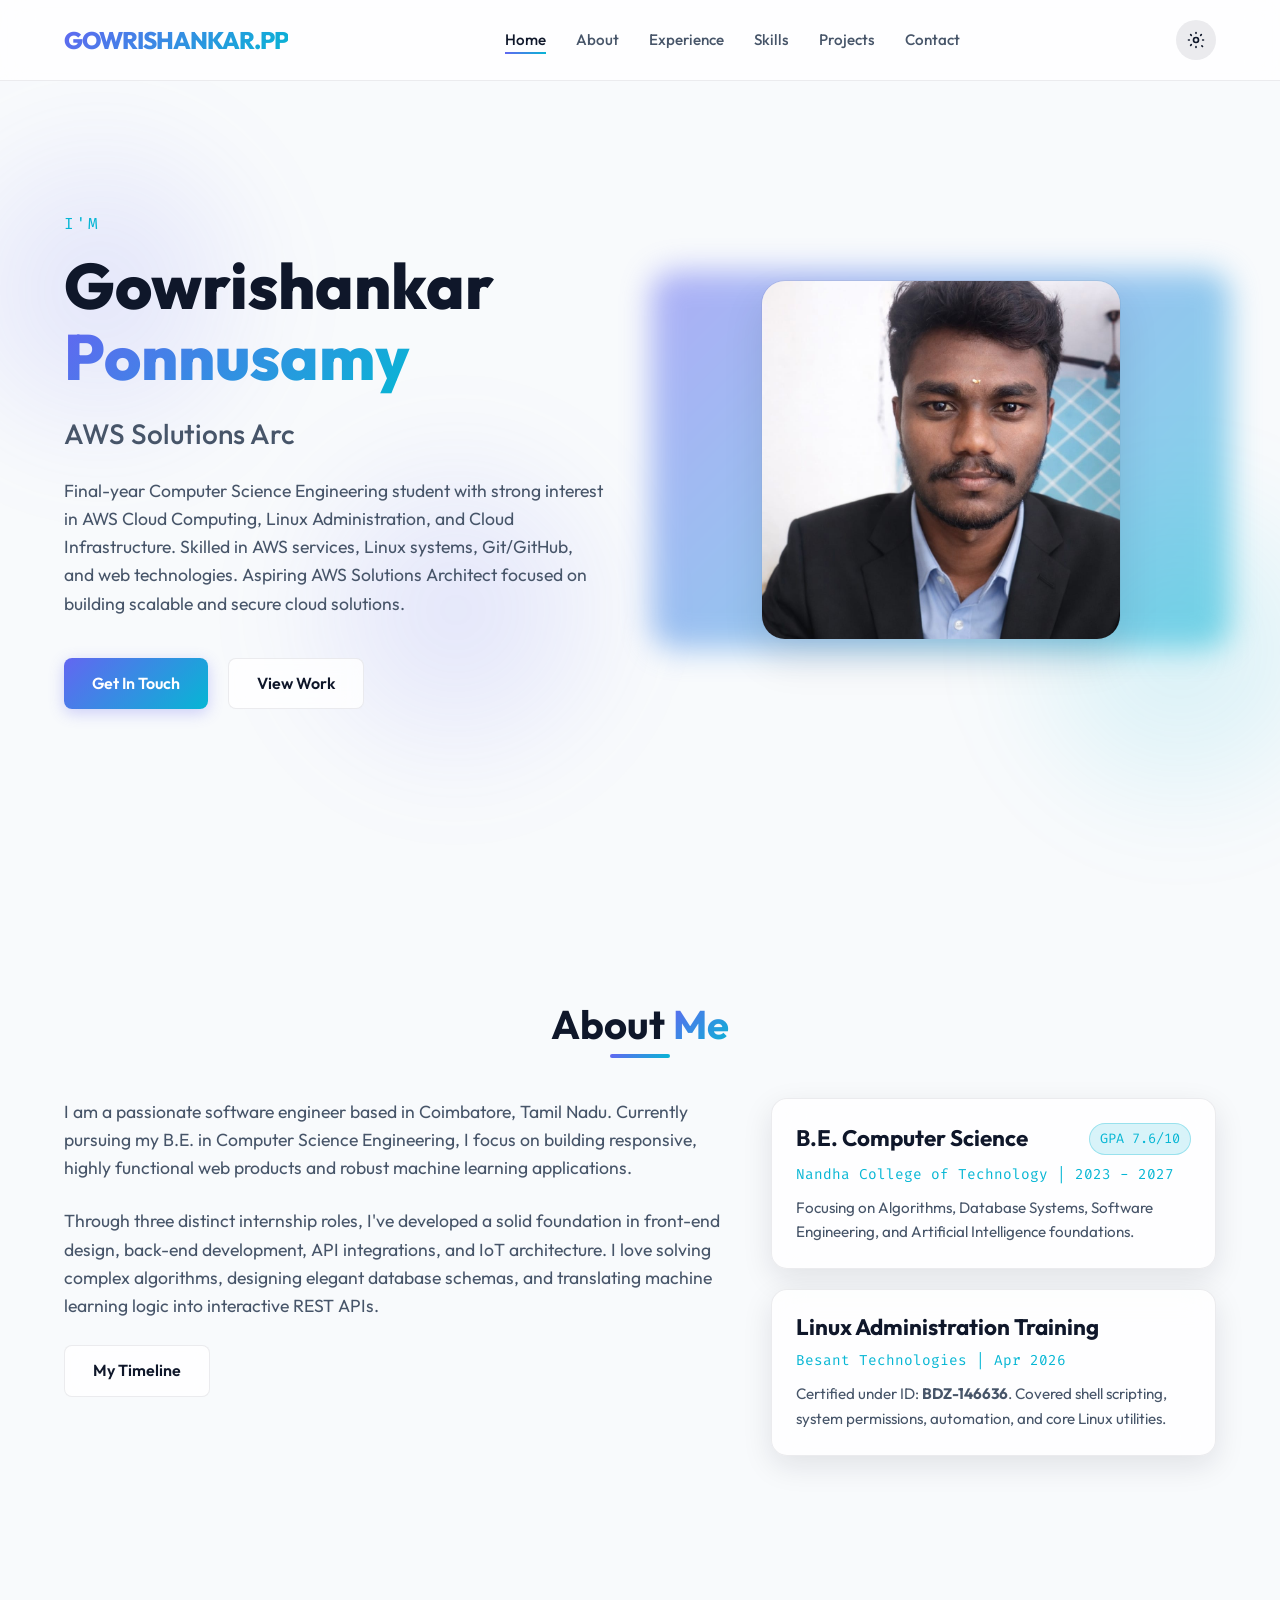
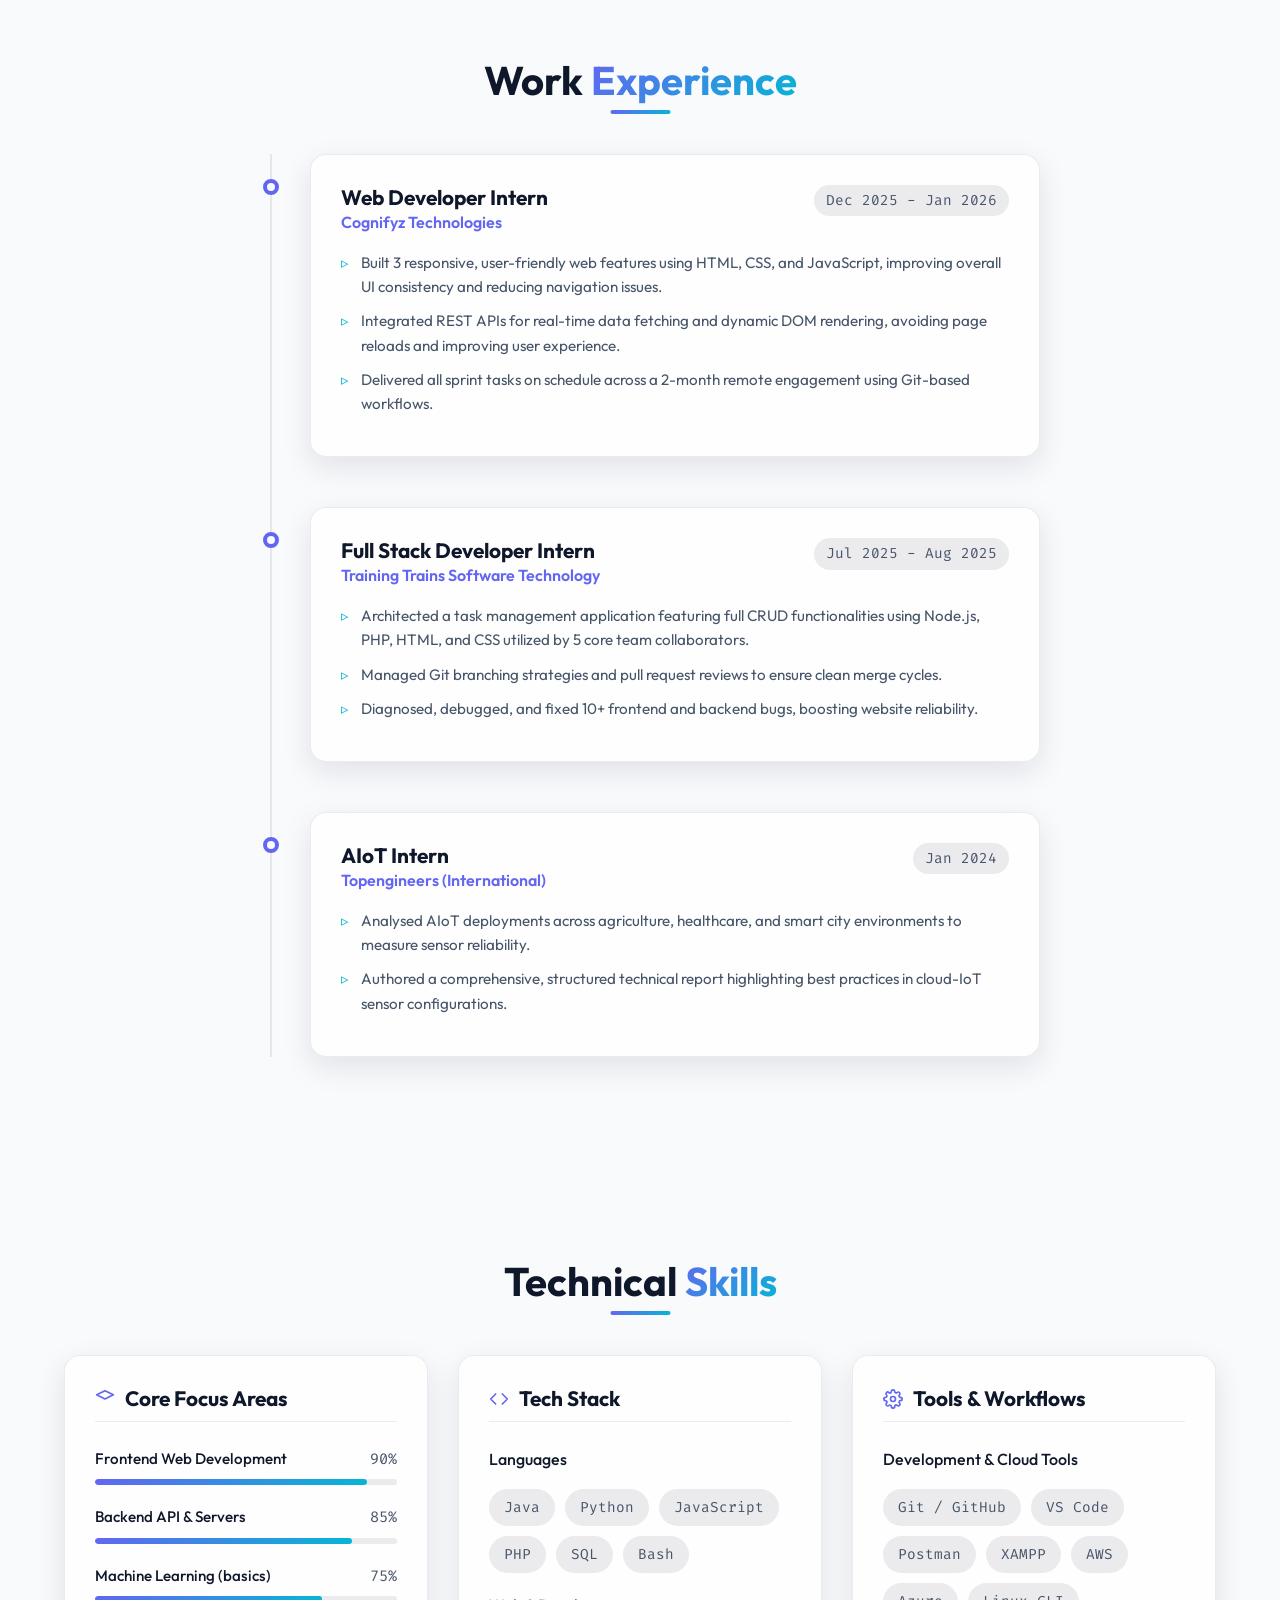
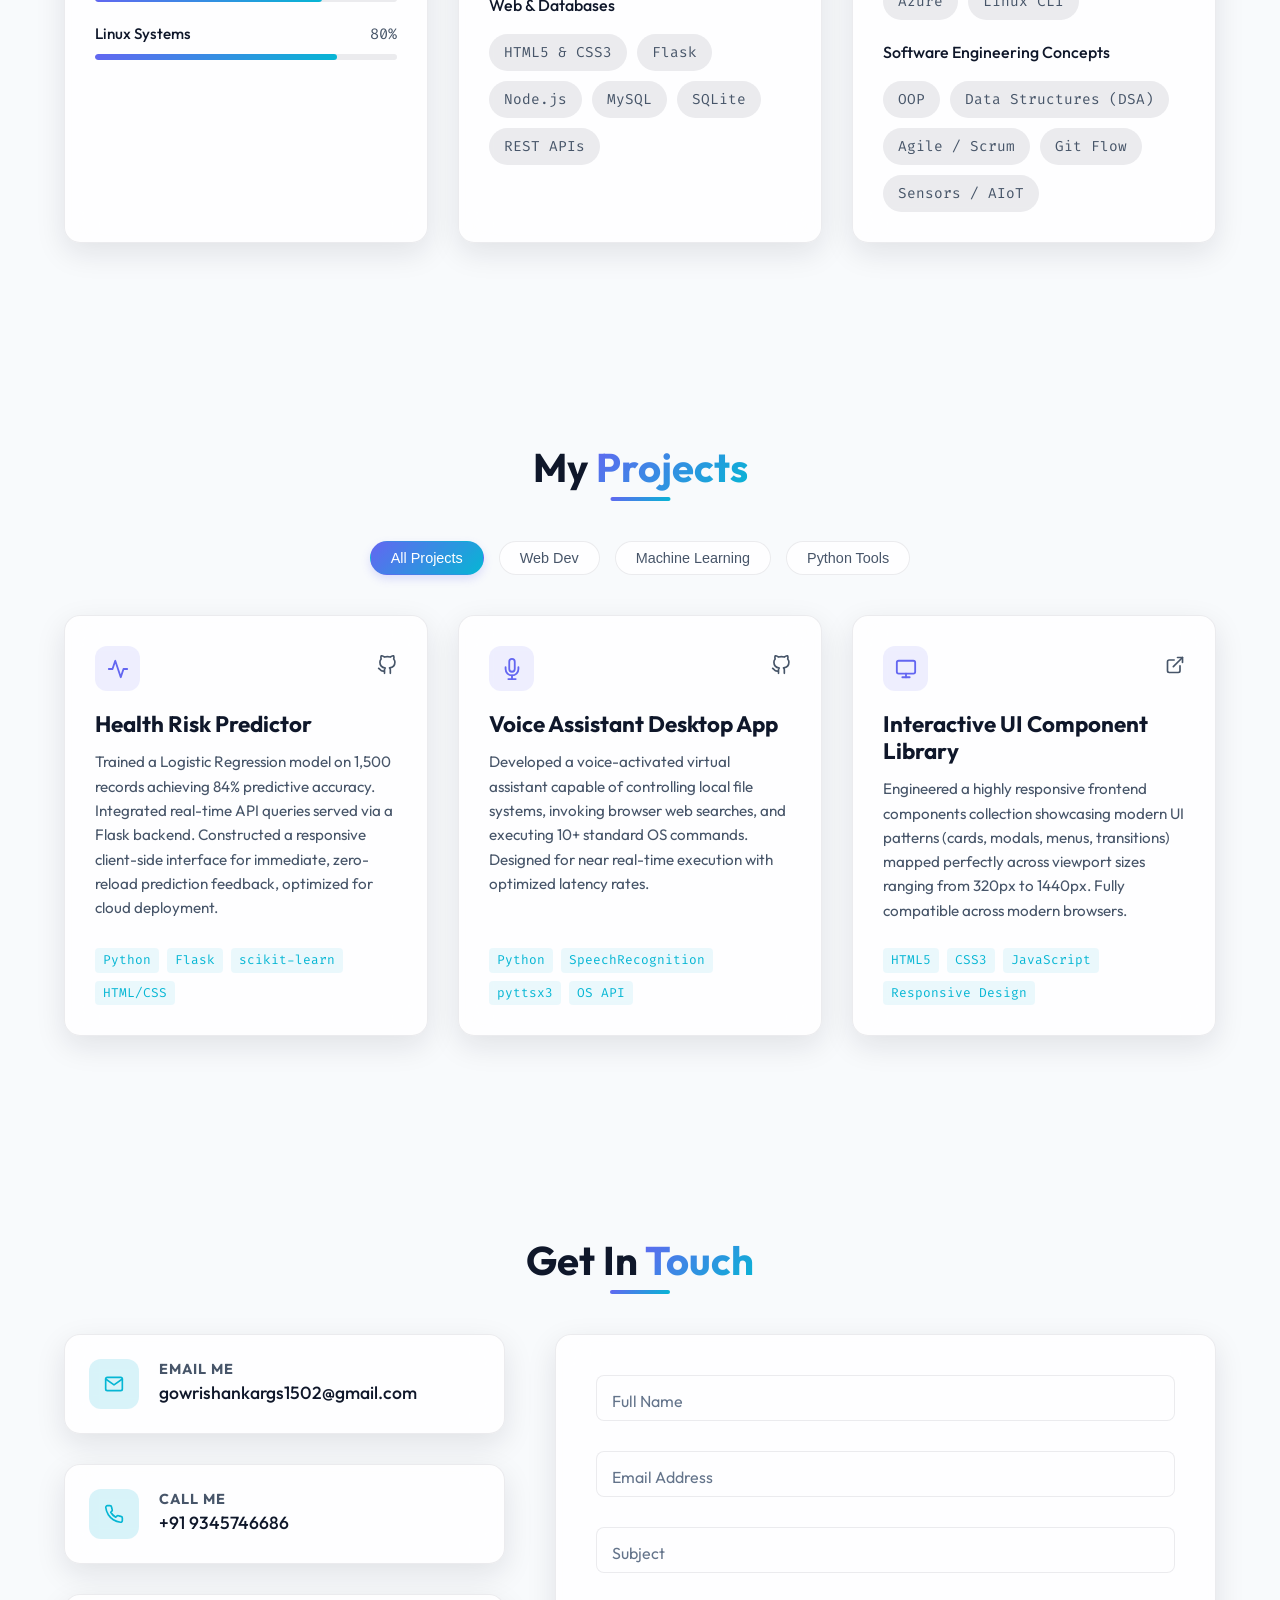
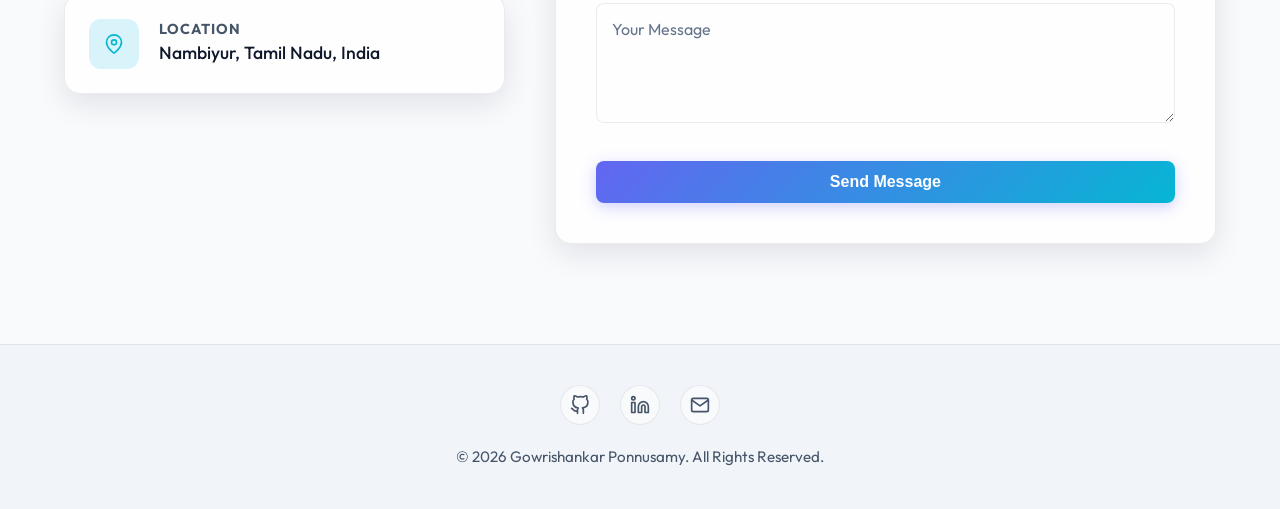
<file: index.html>
<!DOCTYPE html>
<html lang="en">
<head>
  <meta charset="UTF-8">
  <meta name="viewport" content="width=device-width, initial-scale=1.0">
  <meta name="description" content="Professional portfolio website of Gowrishankar Ponnusamy. Web developer and Machine Learning enthusiast showing projects, experience, and contact details.">
  <title>Gowrishankar Ponnusamy | Software Engineer & Web Developer Portfolio</title>
  <link rel="stylesheet" href="static/style.css">
</head>
<body>

  <!-- Background Orbs -->
  <div class="glow-orb orb-1"></div>
  <div class="glow-orb orb-2"></div>
  <div class="glow-orb orb-3"></div>

  <!-- Header -->
  <header>
    <div class="nav-container">
      <a href="#home" class="logo">GOWRISHANKAR.PP</a>
      
      <nav>
        <ul class="nav-menu" id="nav-menu">
          <li><a href="#home" class="nav-link active">Home</a></li>
          <li><a href="#about" class="nav-link">About</a></li>
          <li><a href="#experience" class="nav-link">Experience</a></li>
          <li><a href="#skills" class="nav-link">Skills</a></li>
          <li><a href="#projects" class="nav-link">Projects</a></li>
          <li><a href="#contact" class="nav-link">Contact</a></li>
        </ul>
      </nav>

      <div class="nav-controls">
        <button class="theme-toggle" id="theme-toggle" aria-label="Toggle theme">
          <svg xmlns="http://www.w3.org/2000/svg" width="20" height="20" viewBox="0 0 24 24" fill="none" stroke="currentColor" stroke-width="2">
            <!-- SVG paths filled by JS based on theme -->
          </svg>
        </button>

        <button class="hamburger" id="hamburger" aria-label="Toggle mobile menu">
          <span></span>
          <span></span>
          <span></span>
        </button>
      </div>
    </div>
  </header>

  <!-- Hero Section -->
  <section id="home" class="hero">
    <div class="hero-content">
      <p class="hero-subtitle">I'm</p>
      <h1 class="hero-title">Gowrishankar <span>Ponnusamy</span></h1>
      <div class="hero-typing">
        <span id="typing-text"></span>
      </div>
      <p class="hero-desc">
        Final-year Computer Science Engineering student with strong interest in AWS Cloud Computing, Linux Administration, and Cloud Infrastructure. Skilled in AWS services, Linux systems, Git/GitHub, and web technologies. Aspiring AWS Solutions Architect focused on building scalable and secure cloud solutions.
      </p>
      <div class="hero-btns">
        <a href="#contact" class="btn btn-primary">Get In Touch</a>
        <a href="#projects" class="btn btn-secondary">View Work</a>
      </div>
    </div>

    <div class="hero-image-container">
      <div class="hero-img-wrapper">
        <img src="static/self coat.jpeg" alt="Gowrishankar Ponnusamy illustration" class="hero-img" loading="lazy">
      </div>
    </div>
  </section>

  <!-- About Section -->
  <section id="about" class="reveal">
    <h2 class="section-title">About <span>Me</span></h2>
    <div class="about-grid">
      <div class="about-details">
        <p class="about-text">
          I am a passionate software engineer based in Coimbatore, Tamil Nadu. Currently pursuing my B.E. in Computer Science Engineering, I focus on building responsive, highly functional web products and robust machine learning applications.
        </p>
        <p class="about-text">
          Through three distinct internship roles, I've developed a solid foundation in front-end design, back-end development, API integrations, and IoT architecture. I love solving complex algorithms, designing elegant database schemas, and translating machine learning logic into interactive REST APIs.
        </p>
        <div class="hero-btns">
          <a href="#experience" class="btn btn-secondary">My Timeline</a>
        </div>
      </div>

      <div class="credentials-container">
        <!-- Education -->
        <div class="glass-card credential-card">
          <div class="credential-title">
            <h3>B.E. Computer Science</h3>
            <span class="gpa-badge">GPA 7.6/10</span>
          </div>
          <p class="credential-meta">Nandha College of Technology | 2023 - 2027</p>
          <p class="credential-desc">Focusing on Algorithms, Database Systems, Software Engineering, and Artificial Intelligence foundations.</p>
        </div>

        <!-- Certification -->
        <div class="glass-card credential-card">
          <div class="credential-title">
            <h3>Linux Administration Training</h3>
          </div>
          <p class="credential-meta">Besant Technologies | Apr 2026</p>
          <p class="credential-desc">Certified under ID: <strong>BDZ-146636</strong>. Covered shell scripting, system permissions, automation, and core Linux utilities.</p>
        </div>
      </div>
    </div>
  </section>

  <!-- Experience Section -->
  <section id="experience" class="reveal">
    <h2 class="section-title">Work <span>Experience</span></h2>
    <div class="timeline">
      <!-- Cognifyz -->
      <div class="timeline-item reveal">
        <div class="timeline-dot"></div>
        <div class="glass-card timeline-content">
          <div class="timeline-header">
            <div>
              <h3 class="role-title">Web Developer Intern</h3>
              <p class="company-name">Cognifyz Technologies</p>
            </div>
            <span class="timeline-date">Dec 2025 - Jan 2026</span>
          </div>
          <ul class="timeline-list">
            <li>Built 3 responsive, user-friendly web features using HTML, CSS, and JavaScript, improving overall UI consistency and reducing navigation issues.</li>
            <li>Integrated REST APIs for real-time data fetching and dynamic DOM rendering, avoiding page reloads and improving user experience.</li>
            <li>Delivered all sprint tasks on schedule across a 2-month remote engagement using Git-based workflows.</li>
          </ul>
        </div>
      </div>

      <!-- Training Trains -->
      <div class="timeline-item reveal">
        <div class="timeline-dot"></div>
        <div class="glass-card timeline-content">
          <div class="timeline-header">
            <div>
              <h3 class="role-title">Full Stack Developer Intern</h3>
              <p class="company-name">Training Trains Software Technology</p>
            </div>
            <span class="timeline-date">Jul 2025 - Aug 2025</span>
          </div>
          <ul class="timeline-list">
            <li>Architected a task management application featuring full CRUD functionalities using Node.js, PHP, HTML, and CSS utilized by 5 core team collaborators.</li>
            <li>Managed Git branching strategies and pull request reviews to ensure clean merge cycles.</li>
            <li>Diagnosed, debugged, and fixed 10+ frontend and backend bugs, boosting website reliability.</li>
          </ul>
        </div>
      </div>

      <!-- Topengineers -->
      <div class="timeline-item reveal">
        <div class="timeline-dot"></div>
        <div class="glass-card timeline-content">
          <div class="timeline-header">
            <div>
              <h3 class="role-title">AIoT Intern</h3>
              <p class="company-name">Topengineers (International)</p>
            </div>
            <span class="timeline-date">Jan 2024</span>
          </div>
          <ul class="timeline-list">
            <li>Analysed AIoT deployments across agriculture, healthcare, and smart city environments to measure sensor reliability.</li>
            <li>Authored a comprehensive, structured technical report highlighting best practices in cloud-IoT sensor configurations.</li>
          </ul>
        </div>
      </div>
    </div>
  </section>

  <!-- Skills Section -->
  <section id="skills" class="reveal">
    <h2 class="section-title">Technical <span>Skills</span></h2>
    <div class="skills-grid">
      <!-- Main Core Skill Bars -->
      <div class="glass-card skills-category reveal">
        <h3 class="category-title">
          <svg xmlns="http://www.w3.org/2000/svg" width="20" height="20" viewBox="0 0 24 24" fill="none" stroke="currentColor" stroke-width="2" stroke-linecap="round" stroke-linejoin="round"><polygon points="12 2 2 7 12 12 22 7 12 2"/></svg>
          Core Focus Areas
        </h3>
        <div class="skills-list">
          <div class="skill-item">
            <div class="skill-info">
              <span class="skill-name">Frontend Web Development</span>
              <span class="skill-percent">90%</span>
            </div>
            <div class="skill-bar-bg">
              <div class="skill-bar-fill" data-percent="90"></div>
            </div>
          </div>
          <div class="skill-item">
            <div class="skill-info">
              <span class="skill-name">Backend API & Servers</span>
              <span class="skill-percent">85%</span>
            </div>
            <div class="skill-bar-bg">
              <div class="skill-bar-fill" data-percent="85"></div>
            </div>
          </div>
          <div class="skill-item">
            <div class="skill-info">
              <span class="skill-name">Machine Learning (basics)</span>
              <span class="skill-percent">75%</span>
            </div>
            <div class="skill-bar-bg">
              <div class="skill-bar-fill" data-percent="75"></div>
            </div>
          </div>
          <div class="skill-item">
            <div class="skill-info">
              <span class="skill-name">Linux Systems</span>
              <span class="skill-percent">80%</span>
            </div>
            <div class="skill-bar-bg">
              <div class="skill-bar-fill" data-percent="80"></div>
            </div>
          </div>
        </div>
      </div>

      <!-- Languages, Frameworks, DBs -->
      <div class="glass-card skills-category reveal">
        <h3 class="category-title">
          <svg xmlns="http://www.w3.org/2000/svg" width="20" height="20" viewBox="0 0 24 24" fill="none" stroke="currentColor" stroke-width="2" stroke-linecap="round" stroke-linejoin="round"><path d="M16 18l6-6-6-6M8 6L2 12l6 6"/></svg>
          Tech Stack
        </h3>
        <div class="skills-list">
          <div class="skill-item">
            <span class="skill-name" style="margin-bottom: 8px;">Languages</span>
            <div class="badge-container">
              <span class="badge">Java</span>
              <span class="badge">Python</span>
              <span class="badge">JavaScript</span>
              <span class="badge">PHP</span>
              <span class="badge">SQL</span>
              <span class="badge">Bash</span>
            </div>
          </div>
          <div class="skill-item">
            <span class="skill-name" style="margin-bottom: 8px;">Web & Databases</span>
            <div class="badge-container">
              <span class="badge">HTML5 & CSS3</span>
              <span class="badge">Flask</span>
              <span class="badge">Node.js</span>
              <span class="badge">MySQL</span>
              <span class="badge">SQLite</span>
              <span class="badge">REST APIs</span>
            </div>
          </div>
        </div>
      </div>

      <!-- Tools & Concepts -->
      <div class="glass-card skills-category reveal">
        <h3 class="category-title">
          <svg xmlns="http://www.w3.org/2000/svg" width="20" height="20" viewBox="0 0 24 24" fill="none" stroke="currentColor" stroke-width="2" stroke-linecap="round" stroke-linejoin="round"><circle cx="12" cy="12" r="3"/><path d="M19.4 15a1.65 1.65 0 0 0 .33 1.82l.06.06a2 2 0 1 1-2.83 2.83l-.06-.06a1.65 1.65 0 0 0-1.82-.33 1.65 1.65 0 0 0-1 1.51V21a2 2 0 0 1-4 0v-.09A1.65 1.65 0 0 0 9 19.4a1.65 1.65 0 0 0-1.82.33l-.06.06a2 2 0 1 1-2.83-2.83l.06-.06a1.65 1.65 0 0 0 .33-1.82 1.65 1.65 0 0 0-1.51-1H3a2 2 0 0 1 0-4h.09A1.65 1.65 0 0 0 4.6 9a1.65 1.65 0 0 0-.33-1.82l-.06-.06a2 2 0 1 1 2.83-2.83l.06.06a1.65 1.65 0 0 0 1.82.33H9a1.65 1.65 0 0 0 1-1.51V3a2 2 0 0 1 4 0v.09a1.65 1.65 0 0 0 1 1.51 1.65 1.65 0 0 0 1.82-.33l.06-.06a2 2 0 1 1 2.83 2.83l-.06.06a1.65 1.65 0 0 0-.33 1.82V9a1.65 1.65 0 0 0 1.51 1H21a2 2 0 0 1 0 4h-.09a1.65 1.65 0 0 0-1.51 1z"/></svg>
          Tools & Workflows
        </h3>
        <div class="skills-list">
          <div class="skill-item">
            <span class="skill-name" style="margin-bottom: 8px;">Development & Cloud Tools</span>
            <div class="badge-container">
              <span class="badge">Git / GitHub</span>
              <span class="badge">VS Code</span>
              <span class="badge">Postman</span>
              <span class="badge">XAMPP</span>
              <span class="badge">AWS</span>
              <span class="badge">Azure</span>
              <span class="badge">Linux CLI</span>
            </div>
          </div>
          <div class="skill-item">
            <span class="skill-name" style="margin-bottom: 8px;">Software Engineering Concepts</span>
            <div class="badge-container">
              <span class="badge">OOP</span>
              <span class="badge">Data Structures (DSA)</span>
              <span class="badge">Agile / Scrum</span>
              <span class="badge">Git Flow</span>
              <span class="badge">Sensors / AIoT</span>
            </div>
          </div>
        </div>
      </div>
    </div>
  </section>

  <!-- Projects Section -->
  <section id="projects" class="reveal">
    <h2 class="section-title">My <span>Projects</span></h2>
    
    <div class="project-filters">
      <button class="filter-btn active" data-filter="all">All Projects</button>
      <button class="filter-btn" data-filter="web">Web Dev</button>
      <button class="filter-btn" data-filter="ml">Machine Learning</button>
      <button class="filter-btn" data-filter="python">Python Tools</button>
    </div>

    <div class="projects-grid">
      <!-- Project 1 -->
      <div class="project-card-wrapper reveal" data-category="ml web">
        <div class="glass-card project-card">
          <div class="project-card-header">
            <div class="project-icon">
              <svg xmlns="http://www.w3.org/2000/svg" width="22" height="22" viewBox="0 0 24 24" fill="none" stroke="currentColor" stroke-width="2" stroke-linecap="round" stroke-linejoin="round"><path d="M22 12h-4l-3 9L9 3l-3 9H2"/></svg>
            </div>
            <div class="project-links">
              <a href="#" class="project-link-btn" aria-label="GitHub Repository">
                <svg xmlns="http://www.w3.org/2000/svg" width="20" height="20" viewBox="0 0 24 24" fill="none" stroke="currentColor" stroke-width="2" stroke-linecap="round" stroke-linejoin="round"><path d="M9 19c-5 1.5-5-2.5-7-3m14 6v-3.87a3.37 3.37 0 0 0-.94-2.61c3.14-.35 6.44-1.54 6.44-7A5.44 5.44 0 0 0 20 4.77 5.07 5.07 0 0 0 19.91 1S18.73.65 16 2.48a13.38 13.38 0 0 0-7 0C6.27.65 5.09 1 5.09 1A5.07 5.07 0 0 0 5 4.77a5.44 5.44 0 0 0-1.5 3.78c0 5.42 3.3 6.61 6.44 7A3.37 3.37 0 0 0 9 18.13V22"/></svg>
              </a>
            </div>
          </div>
          <div class="project-card-body">
            <h3>Health Risk Predictor</h3>
            <p>
              Trained a Logistic Regression model on 1,500 records achieving 84% predictive accuracy. Integrated real-time API queries served via a Flask backend. Constructed a responsive client-side interface for immediate, zero-reload prediction feedback, optimized for cloud deployment.
            </p>
          </div>
          <div class="project-card-footer">
            <div class="project-tech">
              <span class="tech-tag">Python</span>
              <span class="tech-tag">Flask</span>
              <span class="tech-tag">scikit-learn</span>
              <span class="tech-tag">HTML/CSS</span>
            </div>
          </div>
        </div>
      </div>

      <!-- Project 2 -->
      <div class="project-card-wrapper reveal" data-category="python">
        <div class="glass-card project-card">
          <div class="project-card-header">
            <div class="project-icon">
              <svg xmlns="http://www.w3.org/2000/svg" width="22" height="22" viewBox="0 0 24 24" fill="none" stroke="currentColor" stroke-width="2" stroke-linecap="round" stroke-linejoin="round"><path d="M12 1a3 3 0 0 0-3 3v8a3 3 0 0 0 6 0V4a3 3 0 0 0-3-3z"/><path d="M19 10v2a7 7 0 0 1-14 0v-2"/><line x1="12" y1="19" x2="12" y2="23"/><line x1="8" y1="23" x2="16" y2="23"/></svg>
            </div>
            <div class="project-links">
              <a href="#" class="project-link-btn" aria-label="GitHub Repository">
                <svg xmlns="http://www.w3.org/2000/svg" width="20" height="20" viewBox="0 0 24 24" fill="none" stroke="currentColor" stroke-width="2" stroke-linecap="round" stroke-linejoin="round"><path d="M9 19c-5 1.5-5-2.5-7-3m14 6v-3.87a3.37 3.37 0 0 0-.94-2.61c3.14-.35 6.44-1.54 6.44-7A5.44 5.44 0 0 0 20 4.77 5.07 5.07 0 0 0 19.91 1S18.73.65 16 2.48a13.38 13.38 0 0 0-7 0C6.27.65 5.09 1 5.09 1A5.07 5.07 0 0 0 5 4.77a5.44 5.44 0 0 0-1.5 3.78c0 5.42 3.3 6.61 6.44 7A3.37 3.37 0 0 0 9 18.13V22"/></svg>
              </a>
            </div>
          </div>
          <div class="project-card-body">
            <h3>Voice Assistant Desktop App</h3>
            <p>
              Developed a voice-activated virtual assistant capable of controlling local file systems, invoking browser web searches, and executing 10+ standard OS commands. Designed for near real-time execution with optimized latency rates.
            </p>
          </div>
          <div class="project-card-footer">
            <div class="project-tech">
              <span class="tech-tag">Python</span>
              <span class="tech-tag">SpeechRecognition</span>
              <span class="tech-tag">pyttsx3</span>
              <span class="tech-tag">OS API</span>
            </div>
          </div>
        </div>
      </div>

      <!-- Project 3 -->
      <div class="project-card-wrapper reveal" data-category="web">
        <div class="glass-card project-card">
          <div class="project-card-header">
            <div class="project-icon">
              <svg xmlns="http://www.w3.org/2000/svg" width="22" height="22" viewBox="0 0 24 24" fill="none" stroke="currentColor" stroke-width="2" stroke-linecap="round" stroke-linejoin="round"><rect x="2" y="3" width="20" height="14" rx="2" ry="2"/><line x1="8" y1="21" x2="16" y2="21"/><line x1="12" y1="17" x2="12" y2="21"/></svg>
            </div>
            <div class="project-links">
              <a href="#" class="project-link-btn" aria-label="Live Demo">
                <svg xmlns="http://www.w3.org/2000/svg" width="20" height="20" viewBox="0 0 24 24" fill="none" stroke="currentColor" stroke-width="2" stroke-linecap="round" stroke-linejoin="round"><path d="M18 13v6a2 2 0 0 1-2 2H5a2 2 0 0 1-2-2V8a2 2 0 0 1 2-2h6"/><polyline points="15 3 21 3 21 9"/><line x1="10" y1="14" x2="21" y2="3"/></svg>
              </a>
            </div>
          </div>
          <div class="project-card-body">
            <h3>Interactive UI Component Library</h3>
            <p>
              Engineered a highly responsive frontend components collection showcasing modern UI patterns (cards, modals, menus, transitions) mapped perfectly across viewport sizes ranging from 320px to 1440px. Fully compatible across modern browsers.
            </p>
          </div>
          <div class="project-card-footer">
            <div class="project-tech">
              <span class="tech-tag">HTML5</span>
              <span class="tech-tag">CSS3</span>
              <span class="tech-tag">JavaScript</span>
              <span class="tech-tag">Responsive Design</span>
            </div>
          </div>
        </div>
      </div>
    </div>
  </section>

  <!-- Contact Section -->
  <section id="contact" class="reveal">
    <h2 class="section-title">Get In <span>Touch</span></h2>
    <div class="contact-grid">
      <div class="contact-info">
        <!-- Card 1: Email -->
        <div class="glass-card contact-card">
          <div class="contact-card-icon">
            <svg xmlns="http://www.w3.org/2000/svg" width="20" height="20" viewBox="0 0 24 24" fill="none" stroke="currentColor" stroke-width="2" stroke-linecap="round" stroke-linejoin="round"><path d="M4 4h16c1.1 0 2 .9 2 2v12c0 1.1-.9 2-2 2H4c-1.1 0-2-.9-2-2V6c0-1.1.9-2 2-2z"/><polyline points="22,6 12,13 2,6"/></svg>
          </div>
          <div class="contact-card-details">
            <h4>Email Me</h4>
            <p><a href="#" id="email-link" data-email="gowrishankargs1502@gmail.com" title="Click to copy email">gowrishankargs1502@gmail.com</a></p>
          </div>
        </div>

        <!-- Card 2: Phone -->
        <div class="glass-card contact-card">
          <div class="contact-card-icon">
            <svg xmlns="http://www.w3.org/2000/svg" width="20" height="20" viewBox="0 0 24 24" fill="none" stroke="currentColor" stroke-width="2" stroke-linecap="round" stroke-linejoin="round"><path d="M22 16.92v3a2 2 0 0 1-2.18 2 19.79 19.79 0 0 1-8.63-3.07 19.5 19.5 0 0 1-6-6 19.79 19.79 0 0 1-3.07-8.67A2 2 0 0 1 4.11 2h3a2 2 0 0 1 2 1.72 12.84 12.84 0 0 0 .7 2.81 2 2 0 0 1-.45 2.11L8.09 9.91a16 16 0 0 0 6 6l1.27-1.27a2 2 0 0 1 2.11-.45 12.84 12.84 0 0 0 2.81.7A2 2 0 0 1 22 16.92z"/></svg>
          </div>
          <div class="contact-card-details">
            <h4>Call Me</h4>
            <p><a href="tel:+919345746686">+91 9345746686</a></p>
          </div>
        </div>

        <!-- Card 3: Location -->
        <div class="glass-card contact-card">
          <div class="contact-card-icon">
            <svg xmlns="http://www.w3.org/2000/svg" width="20" height="20" viewBox="0 0 24 24" fill="none" stroke="currentColor" stroke-width="2" stroke-linecap="round" stroke-linejoin="round"><path d="M21 10c0 7-9 13-9 13s-9-6-9-13a9 9 0 0 1 18 0z"/><circle cx="12" cy="10" r="3"/></svg>
          </div>
          <div class="contact-card-details">
            <h4>Location</h4>
            <p>Nambiyur, Tamil Nadu, India</p>
          </div>
        </div>
      </div>

      <!-- Form -->
      <div class="glass-card contact-form-container">
        <form action="https://formsubmit.co/gowrishankargs1502@gmail.com" method="POST">
<input type="hidden" name="_subject" value="Portfolio Contact Form">          
          <div class="form-group">
            <input type="text" name="name" id="form-name" class="form-input" placeholder=" " required>
            <label for="form-name" class="form-label">Full Name</label>
          </div>

          <div class="form-group">
            <input type="email" name="email" id="form-email" class="form-input" placeholder=" " required>
            <label for="form-email" class="form-label">Email Address</label>
          </div>

          <div class="form-group">
            <input type="text" name="subject" id="form-subject" class="form-input" placeholder=" " required>
            <label for="form-subject" class="form-label">Subject</label>
          </div>

          <div class="form-group">
            <textarea name="message" id="form-message" class="form-input" placeholder=" " required></textarea>
            <label for="form-message" class="form-label">Your Message</label>
          </div>
<input type="hidden" name="_captcha" value="false">
<input type="hidden" id="subject-field" name="_subject" value="New Contact">  
          <input type="hidden" name="_next" value="https://gowrigs2006.github.io/protfolio/">
          <button type="submit" class="btn btn-primary" style="border: none; width: 100%;">Send Message</button>
        </form>
        
        <div class="form-success-message" id="form-success">
          Thank you! Your message has been sent successfully. I will get back to you shortly.
        </div>
      </div>
    </div>
  </section>

  <!-- Footer -->
  <footer>
    <div class="footer-socials">
      <!-- GitHub -->
      <a href="https://github.com" target="_blank" rel="noopener noreferrer" class="social-icon-btn" aria-label="GitHub Profile">
        <svg xmlns="http://www.w3.org/2000/svg" width="20" height="20" viewBox="0 0 24 24" fill="none" stroke="currentColor" stroke-width="2" stroke-linecap="round" stroke-linejoin="round"><path d="M9 19c-5 1.5-5-2.5-7-3m14 6v-3.87a3.37 3.37 0 0 0-.94-2.61c3.14-.35 6.44-1.54 6.44-7A5.44 5.44 0 0 0 20 4.77 5.07 5.07 0 0 0 19.91 1S18.73.65 16 2.48a13.38 13.38 0 0 0-7 0C6.27.65 5.09 1 5.09 1A5.07 5.07 0 0 0 5 4.77a5.44 5.44 0 0 0-1.5 3.78c0 5.42 3.3 6.61 6.44 7A3.37 3.37 0 0 0 9 18.13V22"/></svg>
      </a>
      <!-- LinkedIn -->
      <a href="https://linkedin.com" target="_blank" rel="noopener noreferrer" class="social-icon-btn" aria-label="LinkedIn Profile">
        <svg xmlns="http://www.w3.org/2000/svg" width="20" height="20" viewBox="0 0 24 24" fill="none" stroke="currentColor" stroke-width="2" stroke-linecap="round" stroke-linejoin="round"><path d="M16 8a6 6 0 0 1 6 6v7h-4v-7a2 2 0 0 0-2-2 2 2 0 0 0-2 2v7h-4v-7a6 6 0 0 1 6-6z"/><rect x="2" y="9" width="4" height="12"/><circle cx="4" cy="4" r="2"/></svg>
      </a>
      <!-- Email -->
      <a href="mailto:gowrishankarponnusamyed1304@gmail.com" class="social-icon-btn" aria-label="Email Me">
        <svg xmlns="http://www.w3.org/2000/svg" width="20" height="20" viewBox="0 0 24 24" fill="none" stroke="currentColor" stroke-width="2" stroke-linecap="round" stroke-linejoin="round"><path d="M4 4h16c1.1 0 2 .9 2 2v12c0 1.1-.9 2-2 2H4c-1.1 0-2-.9-2-2V6c0-1.1.9-2 2-2z"/><polyline points="22,6 12,13 2,6"/></svg>
      </a>
    </div>
    <p>&copy; 2026 Gowrishankar Ponnusamy. All Rights Reserved.</p>
  </footer>

  <script src="static/script.js"></script>
</body>
</html>
</file>
<file: static/style.css>
@import url('https://fonts.googleapis.com/css2?family=Fira+Code:wght@400;500&family=Outfit:wght@300;400;500;600;700;800&display=swap');

:root {
  /* Dark Theme Variables */
  --bg-primary: #080c14;
  --bg-secondary: #0c1322;
  --bg-card: rgba(17, 25, 40, 0.75);
  --border-color: rgba(255, 255, 255, 0.08);
  --text-primary: #f3f4f6;
  --text-secondary: #9ca3af;
  --text-muted: #6b7280;
  --accent-color: #8a2be2;
  --accent-color-rgb: 138, 43, 226;
  --accent-secondary: #00f2fe;
  --accent-secondary-rgb: 0, 242, 254;
  --accent-gradient: linear-gradient(135deg, var(--accent-color), var(--accent-secondary));
  --card-glow: rgba(138, 43, 226, 0.15);
  --selection-bg: rgba(0, 242, 254, 0.3);
  --shadow-color: rgba(0, 0, 0, 0.5);
  --font-sans: 'Outfit', sans-serif;
  --font-mono: 'Fira Code', monospace;
  --radius-sm: 8px;
  --radius-md: 16px;
  --radius-lg: 24px;
  --transition: all 0.3s cubic-bezier(0.4, 0, 0.2, 1);
}

[data-theme="light"] {
  /* Light Theme Variables */
  --bg-primary: #f8fafc;
  --bg-secondary: #f1f5f9;
  --bg-card: rgba(255, 255, 255, 0.8);
  --border-color: rgba(15, 23, 42, 0.08);
  --text-primary: #0f172a;
  --text-secondary: #475569;
  --text-muted: #64748b;
  --accent-color: #6366f1;
  --accent-color-rgb: 99, 102, 241;
  --accent-secondary: #06b6d4;
  --accent-secondary-rgb: 6, 182, 212;
  --accent-gradient: linear-gradient(135deg, var(--accent-color), var(--accent-secondary));
  --card-glow: rgba(99, 102, 241, 0.1);
  --selection-bg: rgba(6, 182, 212, 0.2);
  --shadow-color: rgba(15, 23, 42, 0.1);
}

/* Base Styles */
* {
  box-sizing: border-box;
  margin: 0;
  padding: 0;
  scroll-behavior: smooth;
}

body {
  background-color: var(--bg-primary);
  color: var(--text-primary);
  font-family: var(--font-sans);
  line-height: 1.6;
  overflow-x: hidden;
  transition: background-color 0.5s var(--transition), color 0.5s var(--transition);
}

/* Custom Scrollbar */
::-webkit-scrollbar {
  width: 10px;
}
::-webkit-scrollbar-track {
  background: var(--bg-primary);
}
::-webkit-scrollbar-thumb {
  background: var(--border-color);
  border-radius: 5px;
  border: 2px solid var(--bg-primary);
}
::-webkit-scrollbar-thumb:hover {
  background: var(--accent-color);
}

::selection {
  background-color: var(--selection-bg);
  color: var(--text-primary);
}

/* Glow Background Orbs */
.glow-orb {
  position: absolute;
  width: 400px;
  height: 400px;
  border-radius: 50%;
  background: radial-gradient(circle, rgba(var(--accent-color-rgb), 0.15) 0%, rgba(0, 0, 0, 0) 70%);
  filter: blur(40px);
  z-index: -1;
  pointer-events: none;
  animation: float-orb 10s infinite alternate ease-in-out;
}

.orb-1 {
  top: 10%;
  left: -100px;
}

.orb-2 {
  top: 50%;
  right: -100px;
  background: radial-gradient(circle, rgba(var(--accent-secondary-rgb), 0.15) 0%, rgba(0, 0, 0, 0) 70%);
  animation-delay: -5s;
}

.orb-3 {
  bottom: 10%;
  left: 20%;
  animation-delay: -2s;
}

@keyframes float-orb {
  0% { transform: translateY(0) scale(1); }
  100% { transform: translateY(30px) scale(1.1); }
}

/* Typography & Layout Utilities */
h1, h2, h3, h4 {
  font-weight: 700;
  line-height: 1.2;
}

a {
  color: inherit;
  text-decoration: none;
  transition: var(--transition);
}

section {
  padding: 100px 24px;
  max-width: 1200px;
  margin: 0 auto;
  position: relative;
}

.section-title {
  font-size: 2.5rem;
  margin-bottom: 50px;
  text-align: center;
  position: relative;
  display: inline-block;
  left: 50%;
  transform: translateX(-50%);
}

.section-title span {
  background: var(--accent-gradient);
  -webkit-background-clip: text;
  -webkit-text-fill-color: transparent;
}

.section-title::after {
  content: '';
  position: absolute;
  width: 60px;
  height: 4px;
  background: var(--accent-gradient);
  bottom: -10px;
  left: 50%;
  transform: translateX(-50%);
  border-radius: 2px;
}

/* Header & Nav */
header {
  position: fixed;
  top: 0;
  left: 0;
  width: 100%;
  z-index: 1000;
  background: var(--bg-card);
  backdrop-filter: blur(16px);
  -webkit-backdrop-filter: blur(16px);
  border-bottom: 1px solid var(--border-color);
  transition: var(--transition);
}

.nav-container {
  display: flex;
  justify-content: space-between;
  align-items: center;
  max-width: 1200px;
  margin: 0 auto;
  padding: 20px 24px;
}

.logo {
  font-size: 1.5rem;
  font-weight: 800;
  background: var(--accent-gradient);
  -webkit-background-clip: text;
  -webkit-text-fill-color: transparent;
  letter-spacing: -1px;
}

.nav-menu {
  display: flex;
  gap: 30px;
  list-style: none;
  align-items: center;
}

.nav-link {
  font-size: 0.95rem;
  font-weight: 500;
  position: relative;
  padding: 5px 0;
  color: var(--text-secondary);
}

.nav-link:hover, .nav-link.active {
  color: var(--text-primary);
}

.nav-link::after {
  content: '';
  position: absolute;
  bottom: 0;
  left: 0;
  width: 0;
  height: 2px;
  background: var(--accent-gradient);
  transition: var(--transition);
}

.nav-link:hover::after, .nav-link.active::after {
  width: 100%;
}

.nav-controls {
  display: flex;
  align-items: center;
  gap: 20px;
}

.theme-toggle {
  background: none;
  border: none;
  color: var(--text-primary);
  cursor: pointer;
  font-size: 1.2rem;
  display: flex;
  align-items: center;
  justify-content: center;
  width: 40px;
  height: 40px;
  border-radius: 50%;
  background: var(--border-color);
  transition: var(--transition);
}

.theme-toggle:hover {
  background: var(--accent-gradient);
  color: white;
  transform: rotate(15deg);
}

.hamburger {
  display: none;
  flex-direction: column;
  gap: 5px;
  background: none;
  border: none;
  cursor: pointer;
}

.hamburger span {
  display: block;
  width: 25px;
  height: 3px;
  background-color: var(--text-primary);
  border-radius: 2px;
  transition: var(--transition);
}

/* Hero Section */
.hero {
  display: flex;
  align-items: center;
  justify-content: space-between;
  min-height: 100vh;
  gap: 50px;
  padding-top: 120px;
}

.hero-content {
  flex: 1;
}

.hero-subtitle {
  font-family: var(--font-mono);
  color: var(--accent-secondary);
  font-size: 1rem;
  margin-bottom: 15px;
  text-transform: uppercase;
  letter-spacing: 2px;
}

.hero-title {
  font-size: 4rem;
  margin-bottom: 20px;
  line-height: 1.1;
  font-weight: 800;
}

.hero-title span {
  background: var(--accent-gradient);
  -webkit-background-clip: text;
  -webkit-text-fill-color: transparent;
}

.hero-typing {
  font-size: 1.75rem;
  color: var(--text-secondary);
  margin-bottom: 25px;
  height: 40px;
  font-weight: 500;
}

.hero-desc {
  font-size: 1.1rem;
  color: var(--text-secondary);
  margin-bottom: 40px;
  max-width: 540px;
}

.hero-btns {
  display: flex;
  gap: 20px;
  flex-wrap: wrap;
}

/* Buttons */
.btn {
  display: inline-flex;
  align-items: center;
  justify-content: center;
  padding: 12px 28px;
  border-radius: var(--radius-sm);
  font-weight: 600;
  font-size: 1rem;
  transition: var(--transition);
  cursor: pointer;
}

.btn-primary {
  background: var(--accent-gradient);
  color: white;
  box-shadow: 0 4px 15px rgba(var(--accent-color-rgb), 0.3);
}

.btn-primary:hover {
  transform: translateY(-2px);
  box-shadow: 0 6px 20px rgba(var(--accent-color-rgb), 0.5);
}

.btn-secondary {
  border: 1px solid var(--border-color);
  background: var(--bg-card);
  color: var(--text-primary);
  backdrop-filter: blur(10px);
}

.btn-secondary:hover {
  border-color: var(--accent-secondary);
  color: var(--accent-secondary);
  transform: translateY(-2px);
}

.hero-image-container {
  flex: 1;
  display: flex;
  justify-content: center;
  position: relative;
}

.hero-img-wrapper {
  position: relative;
  width: 360px;
  height: 360px;
  border-radius: var(--radius-lg);
  overflow: hidden;
  box-shadow: 0 20px 40px var(--shadow-color);
  border: 1px solid var(--border-color);
}

.hero-img {
  width: 100%;
  height: 100%;
  object-fit: cover;
  transition: transform 0.5s ease;
}

.hero-img-wrapper:hover .hero-img {
  transform: scale(1.05);
}

.hero-image-container::before {
  content: '';
  position: absolute;
  width: 105%;
  height: 105%;
  top: -2.5%;
  left: -2.5%;
  border-radius: var(--radius-lg);
  background: var(--accent-gradient);
  z-index: -1;
  opacity: 0.5;
  filter: blur(15px);
}

/* Glassmorphism Cards */
.glass-card {
  background: var(--bg-card);
  backdrop-filter: blur(16px);
  -webkit-backdrop-filter: blur(16px);
  border: 1px solid var(--border-color);
  border-radius: var(--radius-md);
  box-shadow: 0 10px 30px var(--shadow-color);
  transition: var(--transition);
}

.glass-card:hover {
  border-color: rgba(var(--accent-color-rgb), 0.3);
  box-shadow: 0 15px 35px var(--card-glow);
  transform: translateY(-5px);
}

/* About / Credentials Section */
.about-grid {
  display: grid;
  grid-template-columns: 1.5fr 1fr;
  gap: 40px;
}

.about-details {
  display: flex;
  flex-direction: column;
  gap: 25px;
}

.about-text {
  font-size: 1.1rem;
  color: var(--text-secondary);
}

.credentials-container {
  display: flex;
  flex-direction: column;
  gap: 20px;
}

.credential-card {
  padding: 24px;
}

.credential-title {
  font-size: 1.2rem;
  margin-bottom: 8px;
  color: var(--text-primary);
  display: flex;
  align-items: center;
  justify-content: space-between;
}

.credential-meta {
  font-family: var(--font-mono);
  font-size: 0.9rem;
  color: var(--accent-secondary);
  margin-bottom: 10px;
}

.credential-desc {
  font-size: 0.95rem;
  color: var(--text-secondary);
}

.gpa-badge {
  background: rgba(var(--accent-secondary-rgb), 0.15);
  color: var(--accent-secondary);
  font-size: 0.85rem;
  padding: 4px 10px;
  border-radius: 20px;
  font-family: var(--font-mono);
  border: 1px solid rgba(var(--accent-secondary-rgb), 0.3);
}

/* Experience Section - Timeline */
.timeline {
  position: relative;
  max-width: 800px;
  margin: 0 auto;
}

.timeline::before {
  content: '';
  position: absolute;
  width: 2px;
  background: var(--border-color);
  top: 0;
  bottom: 0;
  left: 30px;
}

.timeline-item {
  position: relative;
  padding-left: 70px;
  margin-bottom: 50px;
}

.timeline-item:last-child {
  margin-bottom: 0;
}

.timeline-dot {
  position: absolute;
  width: 16px;
  height: 16px;
  border-radius: 50%;
  background: var(--bg-primary);
  border: 4px solid var(--accent-color);
  left: 23px;
  top: 25px;
  z-index: 1;
  transition: var(--transition);
}

.timeline-item:hover .timeline-dot {
  background: var(--accent-secondary);
  border-color: var(--accent-secondary);
  box-shadow: 0 0 12px var(--accent-secondary);
}

.timeline-content {
  padding: 30px;
}

.timeline-header {
  display: flex;
  justify-content: space-between;
  align-items: flex-start;
  margin-bottom: 15px;
  flex-wrap: wrap;
  gap: 10px;
}

.role-title {
  font-size: 1.3rem;
  color: var(--text-primary);
}

.company-name {
  color: var(--accent-color);
  font-weight: 600;
}

[data-theme="light"] .company-name {
  color: var(--accent-color);
}

.timeline-date {
  font-family: var(--font-mono);
  font-size: 0.9rem;
  color: var(--text-secondary);
  background: var(--border-color);
  padding: 4px 12px;
  border-radius: 20px;
}

.timeline-list {
  list-style: none;
}

.timeline-list li {
  position: relative;
  padding-left: 20px;
  margin-bottom: 10px;
  color: var(--text-secondary);
  font-size: 0.95rem;
}

.timeline-list li::before {
  content: '▹';
  position: absolute;
  left: 0;
  color: var(--accent-secondary);
}

/* Skills Section */
.skills-grid {
  display: grid;
  grid-template-columns: repeat(auto-fit, minmax(280px, 1fr));
  gap: 30px;
}

.skills-category {
  padding: 30px;
}

.category-title {
  font-size: 1.3rem;
  margin-bottom: 25px;
  color: var(--text-primary);
  border-bottom: 1px solid var(--border-color);
  padding-bottom: 10px;
  display: flex;
  align-items: center;
  gap: 10px;
}

.category-title svg {
  color: var(--accent-color);
}

.skills-list {
  display: flex;
  flex-direction: column;
  gap: 20px;
}

.skill-item {
  display: flex;
  flex-direction: column;
  gap: 8px;
}

.skill-info {
  display: flex;
  justify-content: space-between;
  font-size: 0.95rem;
}

.skill-name {
  font-weight: 500;
}

.skill-percent {
  font-family: var(--font-mono);
  color: var(--text-secondary);
}

.skill-bar-bg {
  width: 100%;
  height: 6px;
  background: var(--border-color);
  border-radius: 3px;
  overflow: hidden;
}

.skill-bar-fill {
  height: 100%;
  background: var(--accent-gradient);
  width: 0;
  transition: width 1.5s cubic-bezier(0.1, 0.8, 0.2, 1);
  border-radius: 3px;
}

.badge-container {
  display: flex;
  flex-wrap: wrap;
  gap: 10px;
}

.badge {
  background: var(--border-color);
  color: var(--text-secondary);
  font-size: 0.9rem;
  padding: 6px 14px;
  border-radius: 30px;
  border: 1px solid transparent;
  transition: var(--transition);
  font-family: var(--font-mono);
}

.badge:hover {
  background: rgba(var(--accent-color-rgb), 0.1);
  color: var(--text-primary);
  border-color: var(--accent-color);
  transform: translateY(-2px);
}

/* Projects Section */
.project-filters {
  display: flex;
  justify-content: center;
  gap: 15px;
  margin-bottom: 40px;
  flex-wrap: wrap;
}

.filter-btn {
  background: var(--bg-card);
  border: 1px solid var(--border-color);
  color: var(--text-secondary);
  padding: 8px 20px;
  border-radius: 30px;
  cursor: pointer;
  transition: var(--transition);
  font-size: 0.9rem;
  font-weight: 500;
}

.filter-btn.active, .filter-btn:hover {
  background: var(--accent-gradient);
  color: white;
  border-color: transparent;
  box-shadow: 0 4px 10px rgba(var(--accent-color-rgb), 0.2);
}

.projects-grid {
  display: grid;
  grid-template-columns: repeat(auto-fit, minmax(320px, 1fr));
  gap: 30px;
}

.project-card {
  display: flex;
  flex-direction: column;
  height: 100%;
  padding: 30px;
}

.project-card-header {
  display: flex;
  justify-content: space-between;
  align-items: center;
  margin-bottom: 20px;
}

.project-icon {
  width: 45px;
  height: 45px;
  border-radius: 12px;
  background: rgba(var(--accent-color-rgb), 0.1);
  color: var(--accent-color);
  display: flex;
  align-items: center;
  justify-content: center;
}

.project-links {
  display: flex;
  gap: 15px;
}

.project-link-btn {
  color: var(--text-secondary);
}

.project-link-btn:hover {
  color: var(--accent-secondary);
}

.project-card-body {
  flex-grow: 1;
}

.project-card h3 {
  font-size: 1.4rem;
  margin-bottom: 12px;
}

.project-card p {
  color: var(--text-secondary);
  font-size: 0.95rem;
  margin-bottom: 25px;
}

.project-card-footer {
  margin-top: auto;
}

.project-tech {
  display: flex;
  flex-wrap: wrap;
  gap: 8px;
}

.tech-tag {
  font-family: var(--font-mono);
  font-size: 0.8rem;
  color: var(--accent-secondary);
  background: rgba(var(--accent-secondary-rgb), 0.08);
  padding: 2px 8px;
  border-radius: 4px;
}

/* Contact Section */
.contact-grid {
  display: grid;
  grid-template-columns: 1fr 1.5fr;
  gap: 50px;
}

.contact-info {
  display: flex;
  flex-direction: column;
  gap: 30px;
}

.contact-card {
  padding: 24px;
  display: flex;
  align-items: center;
  gap: 20px;
}

.contact-card-icon {
  width: 50px;
  height: 50px;
  border-radius: 12px;
  background: rgba(var(--accent-secondary-rgb), 0.15);
  color: var(--accent-secondary);
  display: flex;
  align-items: center;
  justify-content: center;
  font-size: 1.25rem;
  flex-shrink: 0;
}

.contact-card-details h4 {
  font-size: 0.9rem;
  text-transform: uppercase;
  color: var(--text-secondary);
  letter-spacing: 1px;
}

.contact-card-details p, .contact-card-details a {
  font-size: 1.1rem;
  font-weight: 500;
  word-break: break-all;
}

.contact-card-details a:hover {
  color: var(--accent-secondary);
}

.contact-form-container {
  padding: 40px;
}

.form-group {
  position: relative;
  margin-bottom: 30px;
}

.form-input {
  width: 100%;
  padding: 12px 16px;
  background: rgba(255, 255, 255, 0.03);
  border: 1px solid var(--border-color);
  border-radius: var(--radius-sm);
  color: var(--text-primary);
  font-family: var(--font-sans);
  font-size: 1rem;
  outline: none;
  transition: var(--transition);
}

textarea.form-input {
  resize: vertical;
  min-height: 120px;
}

.form-label {
  position: absolute;
  left: 16px;
  top: 14px;
  color: var(--text-muted);
  pointer-events: none;
  transition: var(--transition);
  font-size: 1rem;
}

.form-input:focus, .form-input:not(:placeholder-shown) {
  border-color: var(--accent-color);
  background: rgba(255, 255, 255, 0.05);
}

.form-input:focus + .form-label, .form-input:not(:placeholder-shown) + .form-label {
  top: -24px;
  left: 0;
  font-size: 0.85rem;
  color: var(--accent-color);
  font-weight: 600;
}

.form-success-message {
  display: none;
  text-align: center;
  color: var(--accent-secondary);
  background: rgba(var(--accent-secondary-rgb), 0.1);
  padding: 15px;
  border-radius: var(--radius-sm);
  border: 1px solid rgba(var(--accent-secondary-rgb), 0.3);
  margin-top: 20px;
  font-weight: 600;
}

/* Footer */
footer {
  border-top: 1px solid var(--border-color);
  background-color: var(--bg-secondary);
  padding: 40px 24px;
  text-align: center;
  color: var(--text-secondary);
  font-size: 0.95rem;
}

.footer-socials {
  display: flex;
  justify-content: center;
  gap: 20px;
  margin-bottom: 20px;
}

.social-icon-btn {
  width: 40px;
  height: 40px;
  border-radius: 50%;
  background: var(--bg-primary);
  border: 1px solid var(--border-color);
  color: var(--text-secondary);
  display: flex;
  align-items: center;
  justify-content: center;
  transition: var(--transition);
}

.social-icon-btn:hover {
  background: var(--accent-gradient);
  color: white;
  border-color: transparent;
  transform: translateY(-3px);
}

/* Scroll Animation classes (used via JS) */
.reveal {
  opacity: 0;
  transform: translateY(30px);
  transition: opacity 0.8s ease-out, transform 0.8s ease-out;
}

.reveal.active {
  opacity: 1;
  transform: translateY(0);
}

/* Responsive Design */
@media (max-width: 1024px) {
  .hero-title {
    font-size: 3rem;
  }
  .hero-typing {
    font-size: 1.5rem;
  }
}

@media (max-width: 900px) {
  section {
    padding: 70px 20px;
  }
  .hero {
    flex-direction: column-reverse;
    text-align: center;
    padding-top: 140px;
    justify-content: center;
    min-height: auto;
  }
  .hero-desc {
    margin-left: auto;
    margin-right: auto;
  }
  .hero-btns {
    justify-content: center;
  }
  .about-grid, .contact-grid {
    grid-template-columns: 1fr;
    gap: 40px;
  }
  .contact-info {
    order: 2;
  }
  .contact-form-container {
    order: 1;
  }
}

@media (max-width: 768px) {
  .nav-menu {
    position: fixed;
    top: 80px;
    left: -100%;
    width: 100%;
    height: calc(100vh - 80px);
    background: var(--bg-primary);
    flex-direction: column;
    padding: 50px 24px;
    transition: var(--transition);
    border-top: 1px solid var(--border-color);
    align-items: flex-start;
  }
  .nav-menu.active {
    left: 0;
  }
  .hamburger {
    display: flex;
  }
  .hamburger.active span:nth-child(1) {
    transform: rotate(45deg) translate(5px, 6px);
  }
  .hamburger.active span:nth-child(2) {
    opacity: 0;
  }
  .hamburger.active span:nth-child(3) {
    transform: rotate(-45deg) translate(5px, -6px);
  }
  .hero-img-wrapper {
    width: 280px;
    height: 280px;
  }
  .timeline::before {
    left: 20px;
  }
  .timeline-item {
    padding-left: 50px;
  }
  .timeline-dot {
    left: 13px;
  }
  .timeline-header {
    flex-direction: column;
    align-items: flex-start;
  }
}

@media (max-width: 480px) {
  .hero-title {
    font-size: 2.25rem;
  }
  .hero-typing {
    font-size: 1.25rem;
  }
  .section-title {
    font-size: 2rem;
  }
  .btn {
    width: 100%;
  }
  .contact-form-container {
    padding: 24px;
  }
}
</file>
